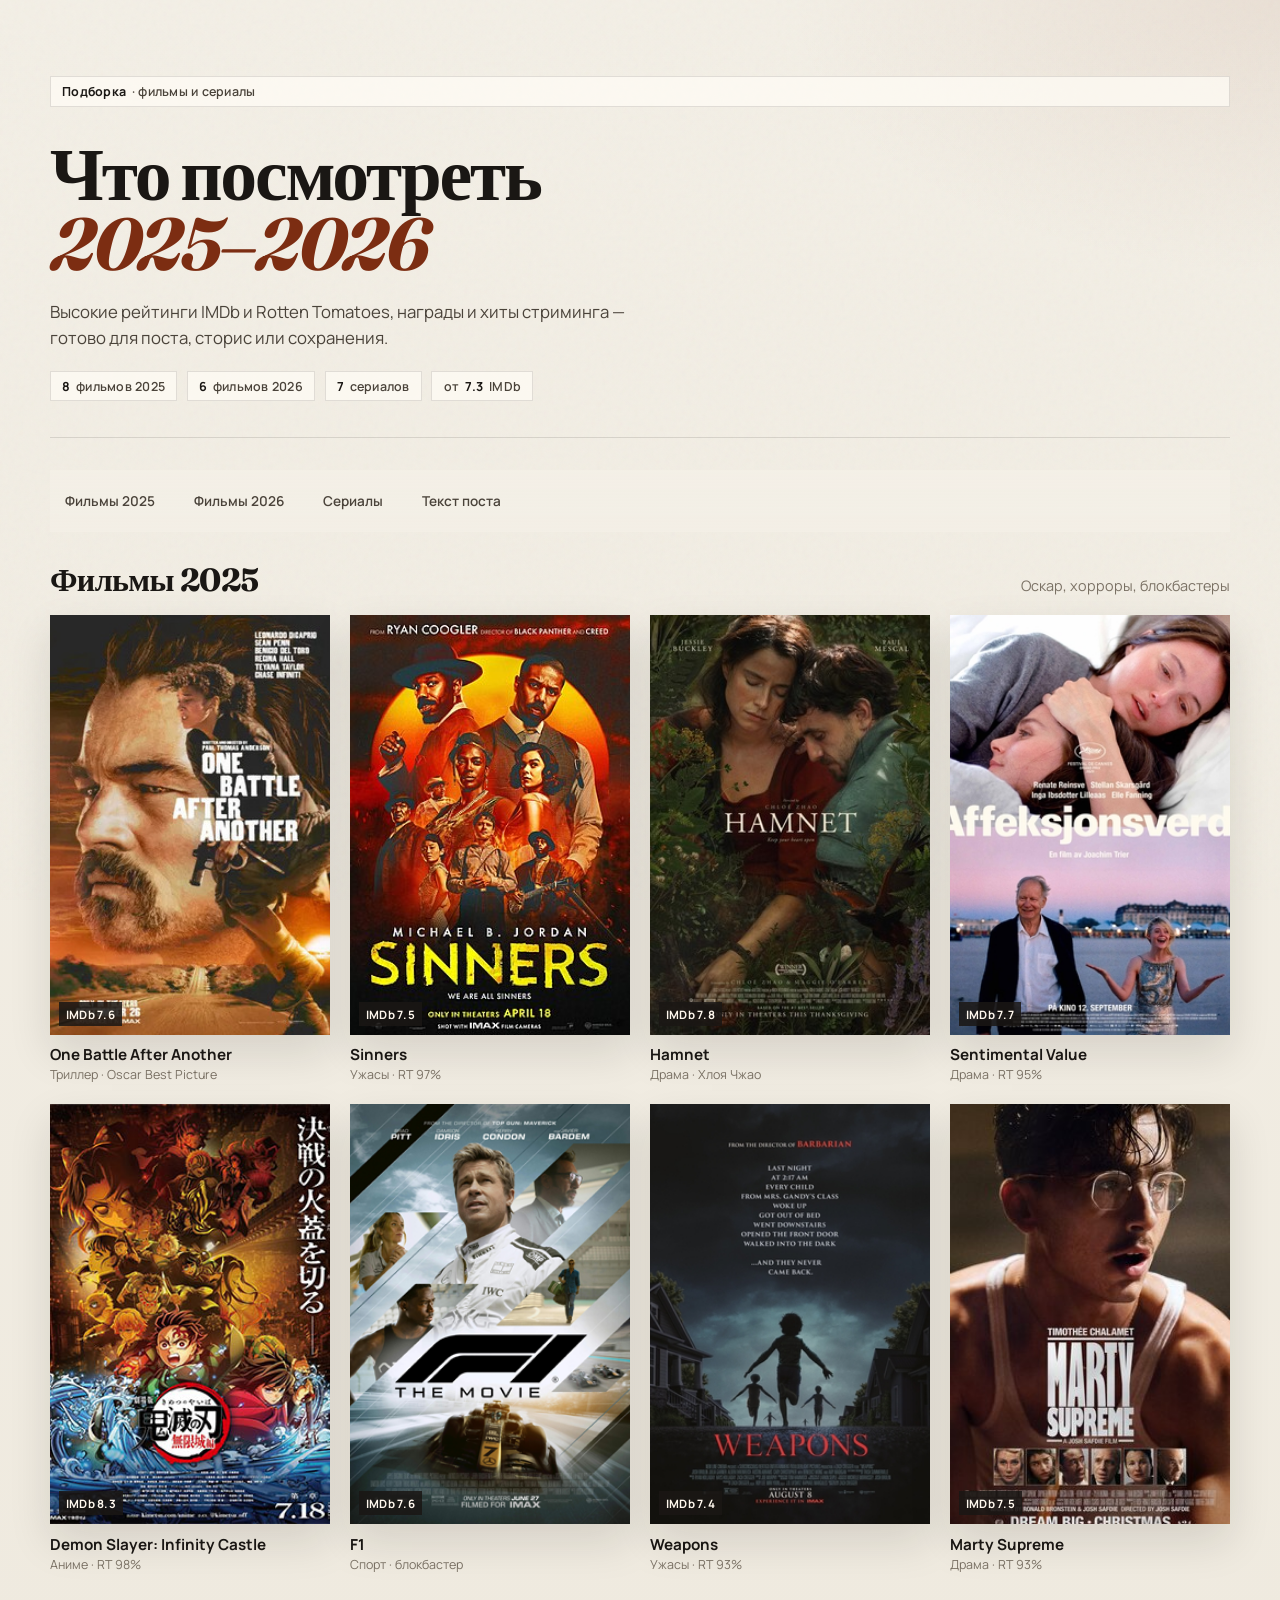
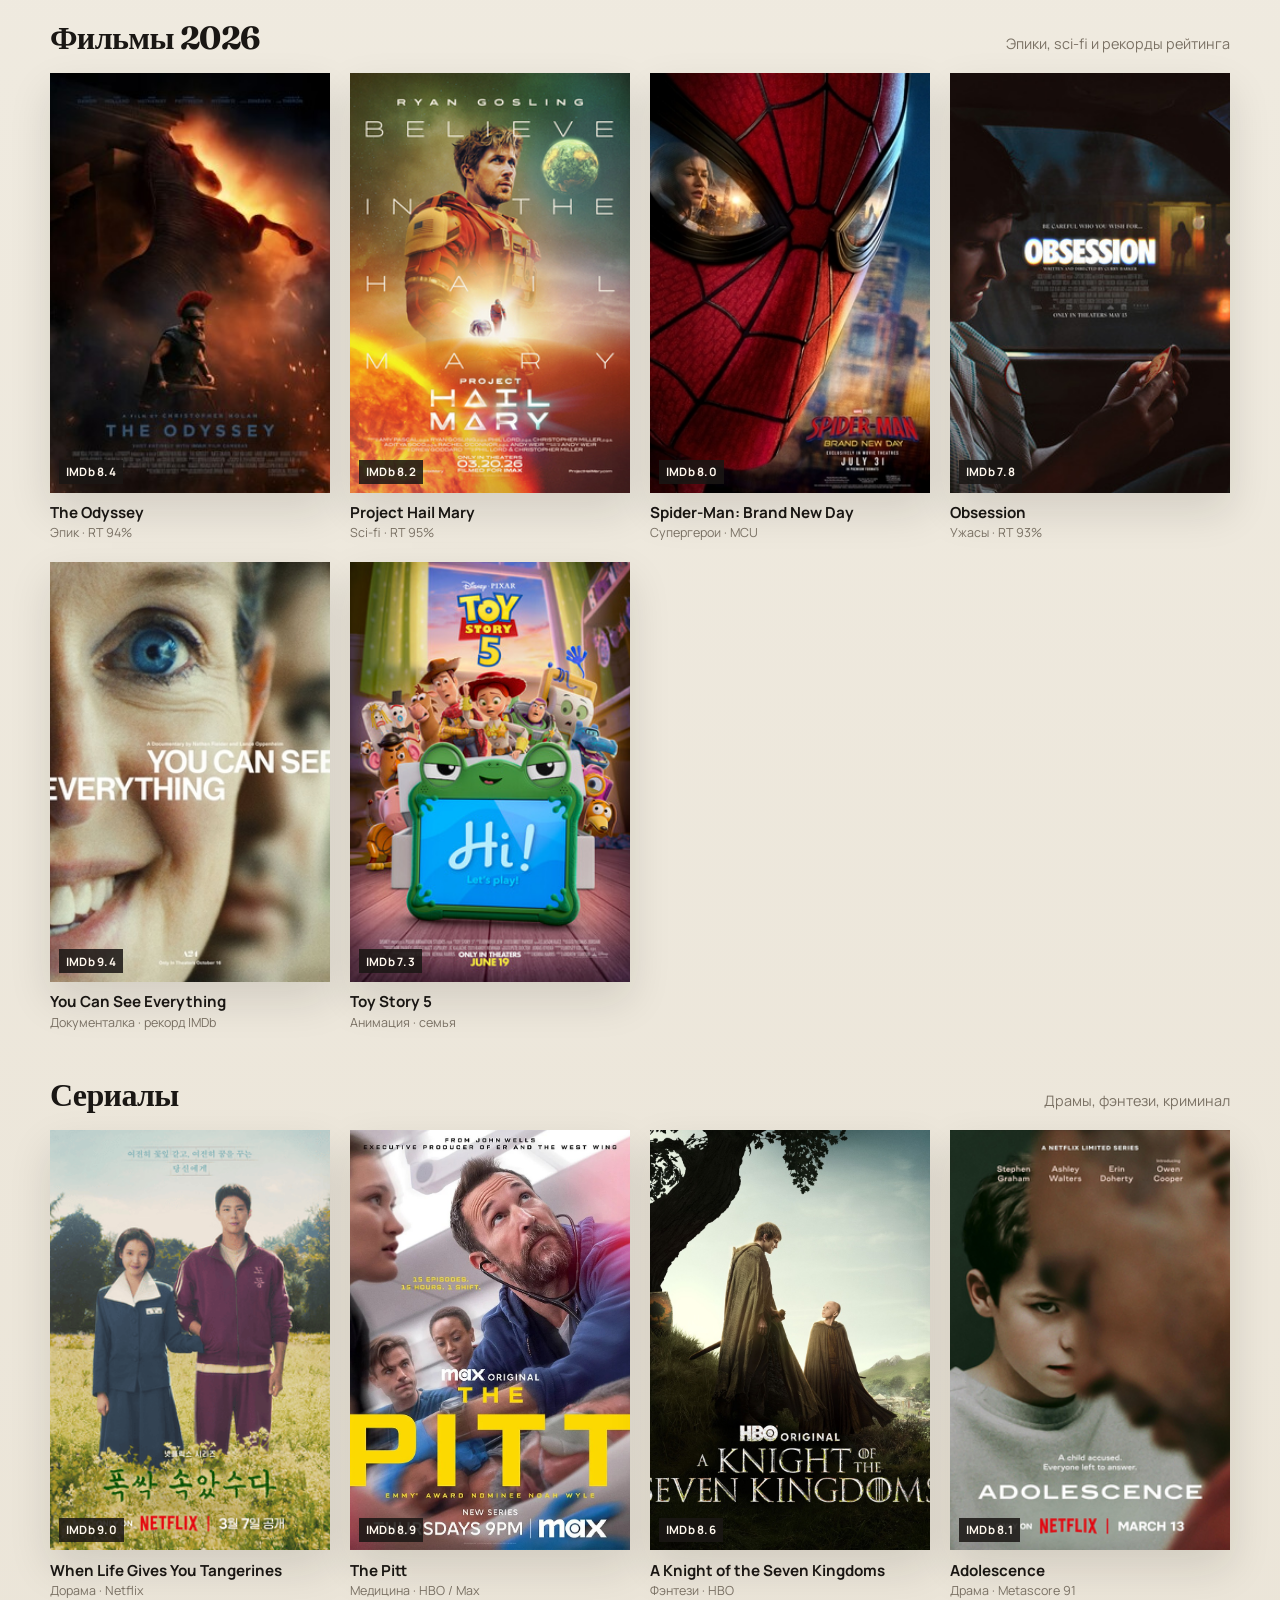
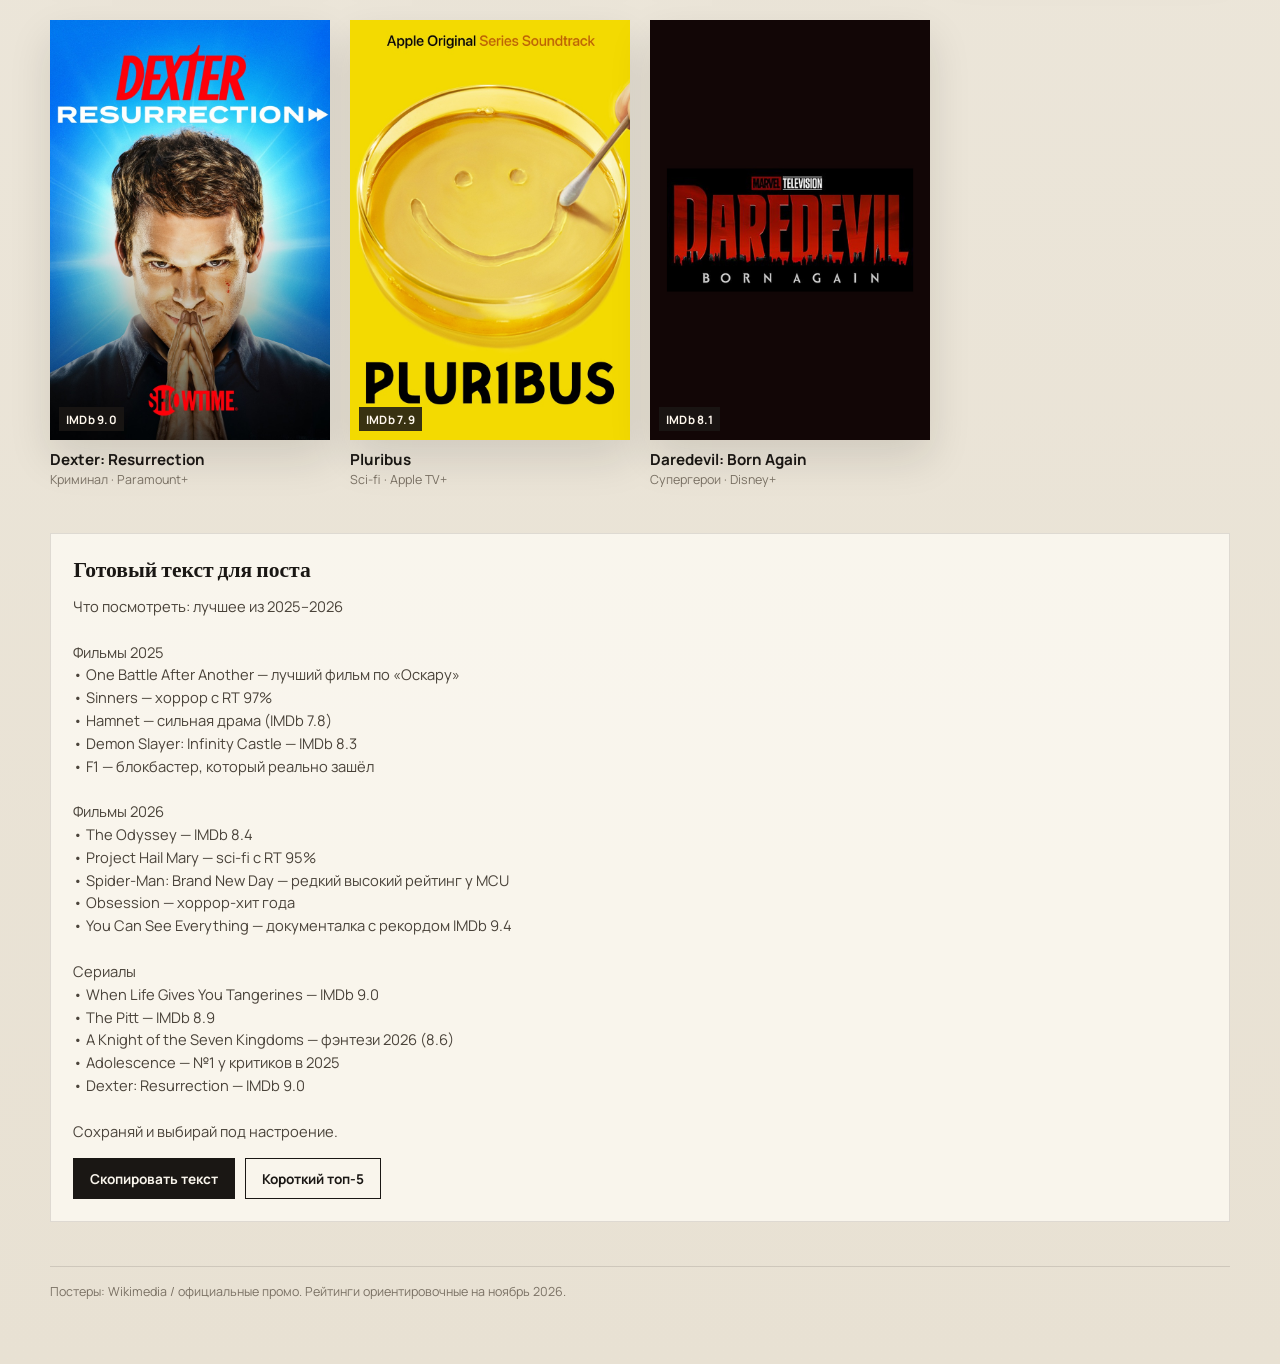
<file: index.html>
<!DOCTYPE html>
<html lang="ru">
<head>
  <meta charset="UTF-8" />
  <meta name="viewport" content="width=device-width, initial-scale=1" />
  <title>Что посмотреть · 2025–2026</title>
  <link rel="preconnect" href="https://fonts.googleapis.com" />
  <link rel="preconnect" href="https://fonts.gstatic.com" crossorigin />
  <link href="https://fonts.googleapis.com/css2?family=Fraunces:opsz,wght@9..144,500;9..144,700&family=Manrope:wght@400;500;600;700&display=swap" rel="stylesheet" />
  <style>
    :root {
      --bg: #f3efe6;
      --bg-deep: #e8e1d3;
      --ink: #1a1714;
      --ink-soft: #4a433a;
      --muted: #7a7164;
      --line: rgba(26, 23, 20, 0.12);
      --accent: #b45309;
      --accent-deep: #7c2d12;
      --panel: rgba(255, 252, 245, 0.72);
      --shadow: 0 18px 40px rgba(26, 23, 20, 0.12);
      --radius: 6px;
    }

    * { box-sizing: border-box; }
    html { scroll-behavior: smooth; }
    body {
      margin: 0;
      font-family: "Manrope", sans-serif;
      color: var(--ink);
      background:
        radial-gradient(1200px 600px at 10% -10%, rgba(180, 83, 9, 0.12), transparent 60%),
        radial-gradient(900px 500px at 100% 0%, rgba(124, 45, 18, 0.08), transparent 55%),
        linear-gradient(180deg, var(--bg) 0%, var(--bg-deep) 100%);
      min-height: 100vh;
    }

    body::before {
      content: "";
      position: fixed;
      inset: 0;
      pointer-events: none;
      opacity: 0.035;
      background-image: url("data:image/svg+xml,%3Csvg viewBox='0 0 200 200' xmlns='http://www.w3.org/2000/svg'%3E%3Cfilter id='n'%3E%3CfeTurbulence type='fractalNoise' baseFrequency='0.85' numOctaves='4' stitchTiles='stitch'/%3E%3C/filter%3E%3Crect width='100%25' height='100%25' filter='url(%23n)'/%3E%3C/svg%3E");
      z-index: 0;
    }

    .wrap {
      position: relative;
      z-index: 1;
      width: min(1180px, calc(100% - 2rem));
      margin: 0 auto;
      padding: 2.5rem 0 4rem;
    }

    header.hero {
      display: grid;
      gap: 1.25rem;
      padding: 1.5rem 0 2.25rem;
      border-bottom: 1px solid var(--line);
      margin-bottom: 2rem;
      animation: rise 0.7s ease both;
    }

    .brand {
      font-family: "Fraunces", serif;
      font-size: clamp(2.6rem, 7vw, 4.6rem);
      line-height: 0.95;
      letter-spacing: -0.03em;
      margin: 0;
      max-width: 14ch;
    }

    .brand em {
      font-style: italic;
      color: var(--accent-deep);
    }

    .lede {
      margin: 0;
      max-width: 36rem;
      font-size: 1.05rem;
      line-height: 1.55;
      color: var(--ink-soft);
    }

    .meta-row {
      display: flex;
      flex-wrap: wrap;
      gap: 0.6rem;
      align-items: center;
    }

    .chip {
      display: inline-flex;
      align-items: center;
      gap: 0.35rem;
      padding: 0.35rem 0.7rem;
      border: 1px solid var(--line);
      background: var(--panel);
      font-size: 0.78rem;
      font-weight: 600;
      letter-spacing: 0.02em;
      color: var(--ink-soft);
    }

    .chip strong { color: var(--ink); }

    nav.tabs {
      display: flex;
      flex-wrap: wrap;
      gap: 0.5rem;
      margin: 0 0 1.75rem;
      position: sticky;
      top: 0;
      z-index: 5;
      padding: 0.75rem 0;
      background: linear-gradient(180deg, rgba(243, 239, 230, 0.96), rgba(243, 239, 230, 0.88));
      backdrop-filter: blur(8px);
    }

    .tabs a {
      text-decoration: none;
      color: var(--ink-soft);
      font-size: 0.85rem;
      font-weight: 600;
      padding: 0.55rem 0.9rem;
      border: 1px solid transparent;
      transition: color 0.2s, border-color 0.2s, background 0.2s;
    }

    .tabs a:hover,
    .tabs a:focus-visible {
      color: var(--ink);
      border-color: var(--line);
      background: var(--panel);
    }

    section {
      margin-bottom: 2.75rem;
      animation: rise 0.8s ease both;
    }

    section:nth-of-type(2) { animation-delay: 0.08s; }
    section:nth-of-type(3) { animation-delay: 0.16s; }

    .section-head {
      display: flex;
      align-items: baseline;
      justify-content: space-between;
      gap: 1rem;
      margin-bottom: 1rem;
    }

    .section-head h2 {
      margin: 0;
      font-family: "Fraunces", serif;
      font-size: clamp(1.5rem, 3vw, 2rem);
      letter-spacing: -0.02em;
    }

    .section-head p {
      margin: 0;
      color: var(--muted);
      font-size: 0.9rem;
    }

    .grid {
      display: grid;
      grid-template-columns: repeat(auto-fill, minmax(150px, 1fr));
      gap: 1.1rem;
    }

    @media (min-width: 720px) {
      .grid { grid-template-columns: repeat(4, 1fr); gap: 1.25rem; }
    }

    @media (min-width: 980px) {
      .grid { grid-template-columns: repeat(4, 1fr); }
    }

    article.poster {
      display: flex;
      flex-direction: column;
      gap: 0.65rem;
      transition: transform 0.35s ease;
    }

    article.poster:hover { transform: translateY(-4px); }

    .frame {
      position: relative;
      aspect-ratio: 2 / 3;
      overflow: hidden;
      background: #d7d0c2;
      box-shadow: var(--shadow);
      isolation: isolate;
    }

    .frame img {
      width: 100%;
      height: 100%;
      object-fit: cover;
      display: block;
      transition: transform 0.5s ease;
    }

    article.poster:hover .frame img { transform: scale(1.04); }

    .rating {
      position: absolute;
      left: 0.55rem;
      bottom: 0.55rem;
      z-index: 2;
      background: rgba(26, 23, 20, 0.86);
      color: #fff8ee;
      font-size: 0.72rem;
      font-weight: 700;
      padding: 0.28rem 0.45rem;
      letter-spacing: 0.02em;
    }

    .info h3 {
      margin: 0;
      font-size: 0.95rem;
      line-height: 1.25;
      font-weight: 700;
    }

    .info .sub {
      margin: 0.2rem 0 0;
      font-size: 0.78rem;
      color: var(--muted);
      line-height: 1.35;
    }

    .copy-block {
      margin-top: 2.5rem;
      padding: 1.35rem 1.4rem;
      border: 1px solid var(--line);
      background: var(--panel);
      animation: rise 0.9s ease both;
      animation-delay: 0.2s;
    }

    .copy-block h2 {
      margin: 0 0 0.75rem;
      font-family: "Fraunces", serif;
      font-size: 1.35rem;
    }

    .copy-block pre {
      margin: 0;
      white-space: pre-wrap;
      font-family: "Manrope", sans-serif;
      font-size: 0.92rem;
      line-height: 1.55;
      color: var(--ink-soft);
    }

    .actions {
      display: flex;
      flex-wrap: wrap;
      gap: 0.6rem;
      margin-top: 1rem;
    }

    button {
      font: inherit;
      font-weight: 700;
      font-size: 0.85rem;
      border: 1px solid var(--ink);
      background: var(--ink);
      color: #f8f4eb;
      padding: 0.65rem 1rem;
      cursor: pointer;
      transition: background 0.2s, color 0.2s, transform 0.2s;
    }

    button.secondary {
      background: transparent;
      color: var(--ink);
    }

    button:hover { transform: translateY(-1px); }
    button.secondary:hover {
      background: var(--ink);
      color: #f8f4eb;
    }

    footer {
      margin-top: 2rem;
      padding-top: 1rem;
      border-top: 1px solid var(--line);
      color: var(--muted);
      font-size: 0.78rem;
    }

    @keyframes rise {
      from { opacity: 0; transform: translateY(12px); }
      to { opacity: 1; transform: translateY(0); }
    }

    @media (prefers-reduced-motion: reduce) {
      *, *::before, *::after {
        animation: none !important;
        transition: none !important;
      }
    }
  </style>
</head>
<body>
  <div class="wrap">
    <header class="hero">
      <p class="chip"><strong>Подборка</strong> · фильмы и сериалы</p>
      <h1 class="brand">Что посмотреть <em>2025–2026</em></h1>
      <p class="lede">Высокие рейтинги IMDb и Rotten Tomatoes, награды и хиты стриминга — готово для поста, сторис или сохранения.</p>
      <div class="meta-row">
        <span class="chip"><strong>8</strong> фильмов 2025</span>
        <span class="chip"><strong>6</strong> фильмов 2026</span>
        <span class="chip"><strong>7</strong> сериалов</span>
        <span class="chip">от <strong>7.3</strong> IMDb</span>
      </div>
    </header>

    <nav class="tabs" aria-label="Разделы">
      <a href="#y2025">Фильмы 2025</a>
      <a href="#y2026">Фильмы 2026</a>
      <a href="#series">Сериалы</a>
      <a href="#post">Текст поста</a>
    </nav>

    <section id="y2025">
      <div class="section-head">
        <h2>Фильмы 2025</h2>
        <p>Оскар, хорроры, блокбастеры</p>
      </div>
      <div class="grid" data-section="2025"></div>
    </section>

    <section id="y2026">
      <div class="section-head">
        <h2>Фильмы 2026</h2>
        <p>Эпики, sci-fi и рекорды рейтинга</p>
      </div>
      <div class="grid" data-section="2026"></div>
    </section>

    <section id="series">
      <div class="section-head">
        <h2>Сериалы</h2>
        <p>Драмы, фэнтези, криминал</p>
      </div>
      <div class="grid" data-section="series"></div>
    </section>

    <section id="post" class="copy-block">
      <h2>Готовый текст для поста</h2>
      <pre id="postText">Что посмотреть: лучшее из 2025–2026

Фильмы 2025
• One Battle After Another — лучший фильм по «Оскару»
• Sinners — хоррор с RT 97%
• Hamnet — сильная драма (IMDb 7.8)
• Demon Slayer: Infinity Castle — IMDb 8.3
• F1 — блокбастер, который реально зашёл

Фильмы 2026
• The Odyssey — IMDb 8.4
• Project Hail Mary — sci-fi с RT 95%
• Spider-Man: Brand New Day — редкий высокий рейтинг у MCU
• Obsession — хоррор-хит года
• You Can See Everything — документалка с рекордом IMDb 9.4

Сериалы
• When Life Gives You Tangerines — IMDb 9.0
• The Pitt — IMDb 8.9
• A Knight of the Seven Kingdoms — фэнтези 2026 (8.6)
• Adolescence — №1 у критиков в 2025
• Dexter: Resurrection — IMDb 9.0

Сохраняй и выбирай под настроение.</pre>
      <div class="actions">
        <button type="button" id="copyBtn">Скопировать текст</button>
        <button type="button" class="secondary" id="copyShortBtn">Короткий топ-5</button>
      </div>
    </section>

    <footer>
      Постеры: Wikimedia / официальные промо. Рейтинги ориентировочные на ноябрь 2026.
    </footer>
  </div>

  <script>
    const items = [
      { section: "2025", title: "One Battle After Another", imdb: "7.6", sub: "Триллер · Oscar Best Picture", file: "posters/obaa.jpg" },
      { section: "2025", title: "Sinners", imdb: "7.5", sub: "Ужасы · RT 97%", file: "posters/sinners.jpg" },
      { section: "2025", title: "Hamnet", imdb: "7.8", sub: "Драма · Хлоя Чжао", file: "posters/hamnet.jpeg" },
      { section: "2025", title: "Sentimental Value", imdb: "7.7", sub: "Драма · RT 95%", file: "posters/sentimental.jpeg" },
      { section: "2025", title: "Demon Slayer: Infinity Castle", imdb: "8.3", sub: "Аниме · RT 98%", file: "posters/demon.jpg" },
      { section: "2025", title: "F1", imdb: "7.6", sub: "Спорт · блокбастер", file: "posters/f1.png" },
      { section: "2025", title: "Weapons", imdb: "7.4", sub: "Ужасы · RT 93%", file: "posters/weapons.jpeg" },
      { section: "2025", title: "Marty Supreme", imdb: "7.5", sub: "Драма · RT 93%", file: "posters/marty.jpg" },
      { section: "2026", title: "The Odyssey", imdb: "8.4", sub: "Эпик · RT 94%", file: "posters/odyssey.jpg" },
      { section: "2026", title: "Project Hail Mary", imdb: "8.2", sub: "Sci-fi · RT 95%", file: "posters/hailmary.jpg" },
      { section: "2026", title: "Spider-Man: Brand New Day", imdb: "8.0", sub: "Супергерои · MCU", file: "posters/spiderman.jpg" },
      { section: "2026", title: "Obsession", imdb: "7.8", sub: "Ужасы · RT 93%", file: "posters/obsession.jpeg" },
      { section: "2026", title: "You Can See Everything", imdb: "9.4", sub: "Документалка · рекорд IMDb", file: "posters/ycse.jpeg" },
      { section: "2026", title: "Toy Story 5", imdb: "7.3", sub: "Анимация · семья", file: "posters/toy.jpg" },
      { section: "series", title: "When Life Gives You Tangerines", imdb: "9.0", sub: "Дорама · Netflix", file: "posters/tangerines.png" },
      { section: "series", title: "The Pitt", imdb: "8.9", sub: "Медицина · HBO / Max", file: "posters/pitt.jpg" },
      { section: "series", title: "A Knight of the Seven Kingdoms", imdb: "8.6", sub: "Фэнтези · HBO", file: "posters/knight.jpg" },
      { section: "series", title: "Adolescence", imdb: "8.1", sub: "Драма · Metascore 91", file: "posters/adolescence.jpg" },
      { section: "series", title: "Dexter: Resurrection", imdb: "9.0", sub: "Криминал · Paramount+", file: "posters/dexter.jpg" },
      { section: "series", title: "Pluribus", imdb: "7.9", sub: "Sci-fi · Apple TV+", file: "posters/pluribus.jpg" },
      { section: "series", title: "Daredevil: Born Again", imdb: "8.1", sub: "Супергерои · Disney+", file: "posters/daredevil.jpg" },
    ];

    const shortText = `Топ-5 must watch 2025–2026
1. One Battle After Another
2. The Odyssey
3. When Life Gives You Tangerines
4. The Pitt
5. Project Hail Mary`;

    function card(item) {
      return `
        <article class="poster">
          <div class="frame">
            <img src="${item.file}" alt="Постер: ${item.title}" loading="lazy" width="300" height="450" />
            <span class="rating">IMDb ${item.imdb}</span>
          </div>
          <div class="info">
            <h3>${item.title}</h3>
            <p class="sub">${item.sub}</p>
          </div>
        </article>`;
    }

    document.querySelectorAll("[data-section]").forEach((grid) => {
      const key = grid.getAttribute("data-section");
      grid.innerHTML = items.filter((i) => i.section === key).map(card).join("");
    });

    async function copy(text, btn, label) {
      try {
        await navigator.clipboard.writeText(text);
        const prev = btn.textContent;
        btn.textContent = "Скопировано";
        setTimeout(() => { btn.textContent = label || prev; }, 1400);
      } catch {
        btn.textContent = "Не удалось скопировать";
      }
    }

    document.getElementById("copyBtn").addEventListener("click", (e) => {
      copy(document.getElementById("postText").textContent, e.currentTarget, "Скопировать текст");
    });
    document.getElementById("copyShortBtn").addEventListener("click", (e) => {
      copy(shortText, e.currentTarget, "Короткий топ-5");
    });
  </script>
</body>
</html>
</file>
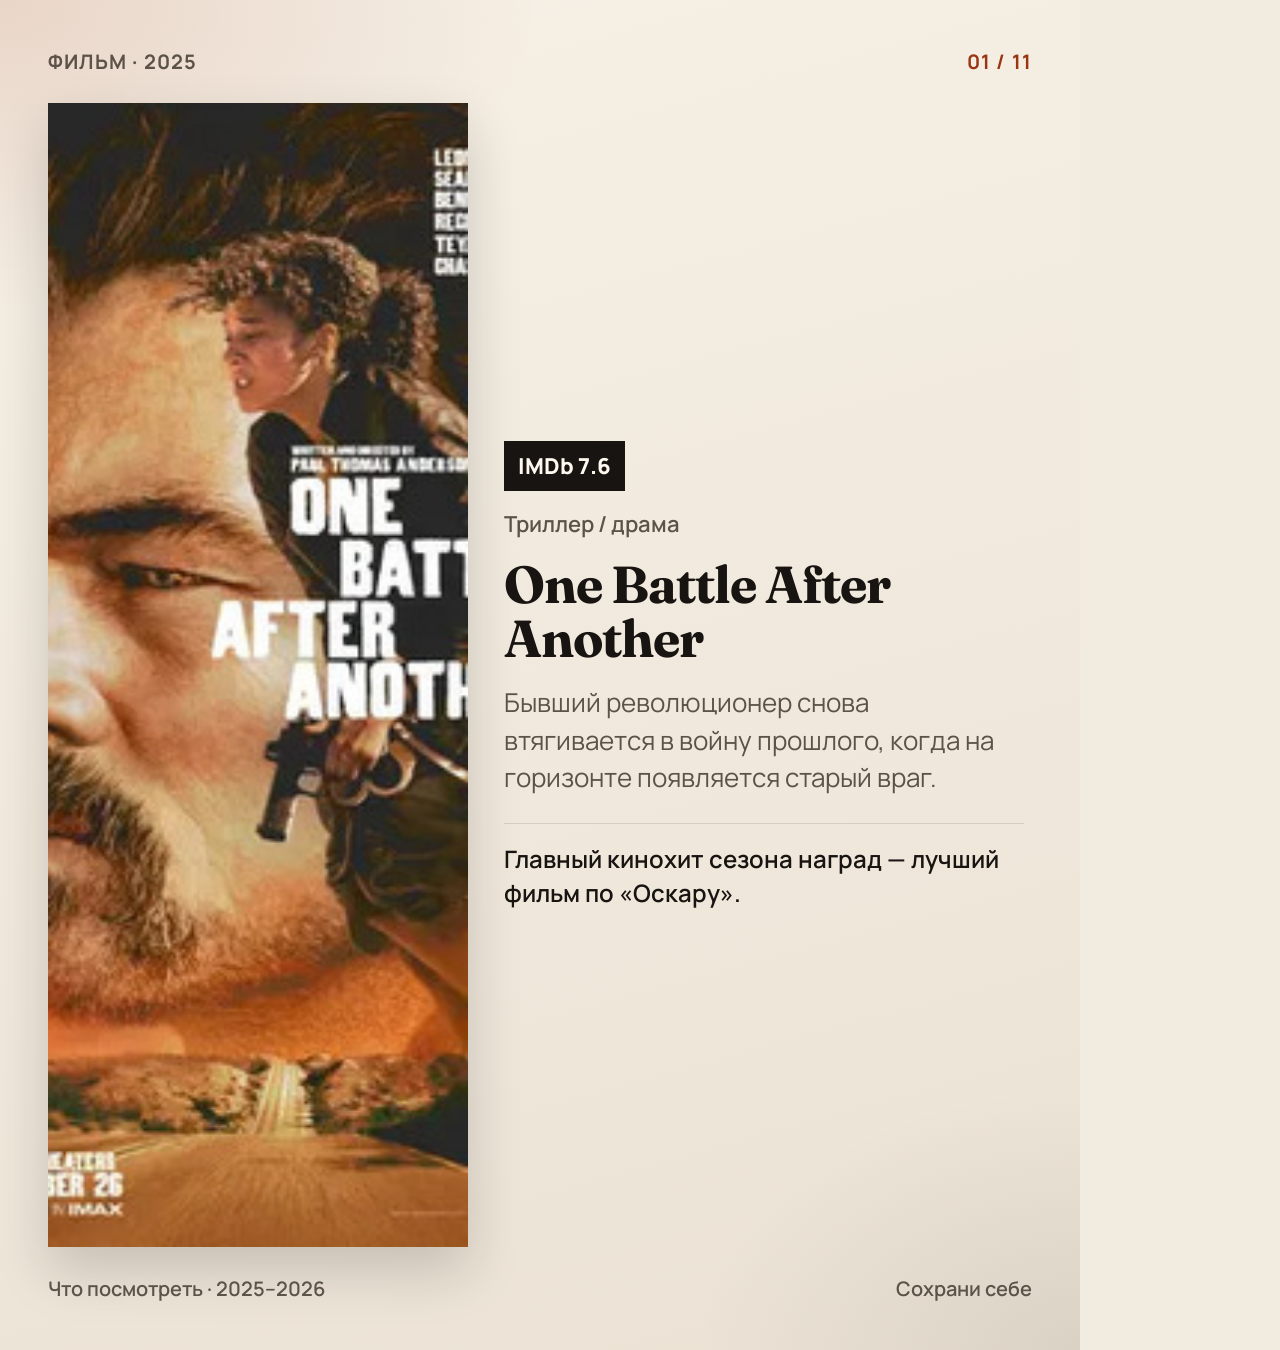
<file: post/card.html>
<!DOCTYPE html>
<html lang="ru">
<head>
  <meta charset="UTF-8" />
  <link rel="preconnect" href="https://fonts.googleapis.com" />
  <link rel="preconnect" href="https://fonts.gstatic.com" crossorigin />
  <link href="https://fonts.googleapis.com/css2?family=Fraunces:opsz,wght@9..144,600;9..144,700&family=Manrope:wght@500;600;700;800&display=swap" rel="stylesheet" />
  <link rel="stylesheet" href="styles.css" />
</head>
<body>
  <div class="card" id="card">
    <div class="top">
      <span id="section">Фильм</span>
      <span class="badge" id="index">01 / 11</span>
    </div>
    <div class="main">
      <div class="poster-wrap">
        <img id="poster" src="" alt="" />
      </div>
      <div class="copy">
        <div class="rating" id="rating">IMDb 8.0</div>
        <div class="genre" id="genre">Жанр</div>
        <h2 class="title" id="title">Название</h2>
        <p class="desc" id="desc">Описание</p>
        <p class="why" id="why">Почему смотреть</p>
      </div>
    </div>
    <div class="bottom">
      <span>Что посмотреть · 2025–2026</span>
      <span>Сохрани себе</span>
    </div>
  </div>
  <script src="data.js"></script>
  <script>
    const params = new URLSearchParams(location.search);
    const i = Math.max(0, parseInt(params.get("i") || "0", 10));
    const item = window.POST_ITEMS[i];
    if (item) {
      document.getElementById("section").textContent = item.section;
      document.getElementById("index").textContent = String(i + 1).padStart(2, "0") + " / " + String(window.POST_ITEMS.length).padStart(2, "0");
      document.getElementById("poster").src = item.poster;
      document.getElementById("poster").alt = item.title;
      document.getElementById("rating").textContent = "IMDb " + item.imdb;
      document.getElementById("genre").textContent = item.genre;
      document.getElementById("title").textContent = item.title;
      document.getElementById("desc").textContent = item.desc;
      document.getElementById("why").textContent = item.why;
      document.title = item.title;
    }
  </script>
</body>
</html>
</file>
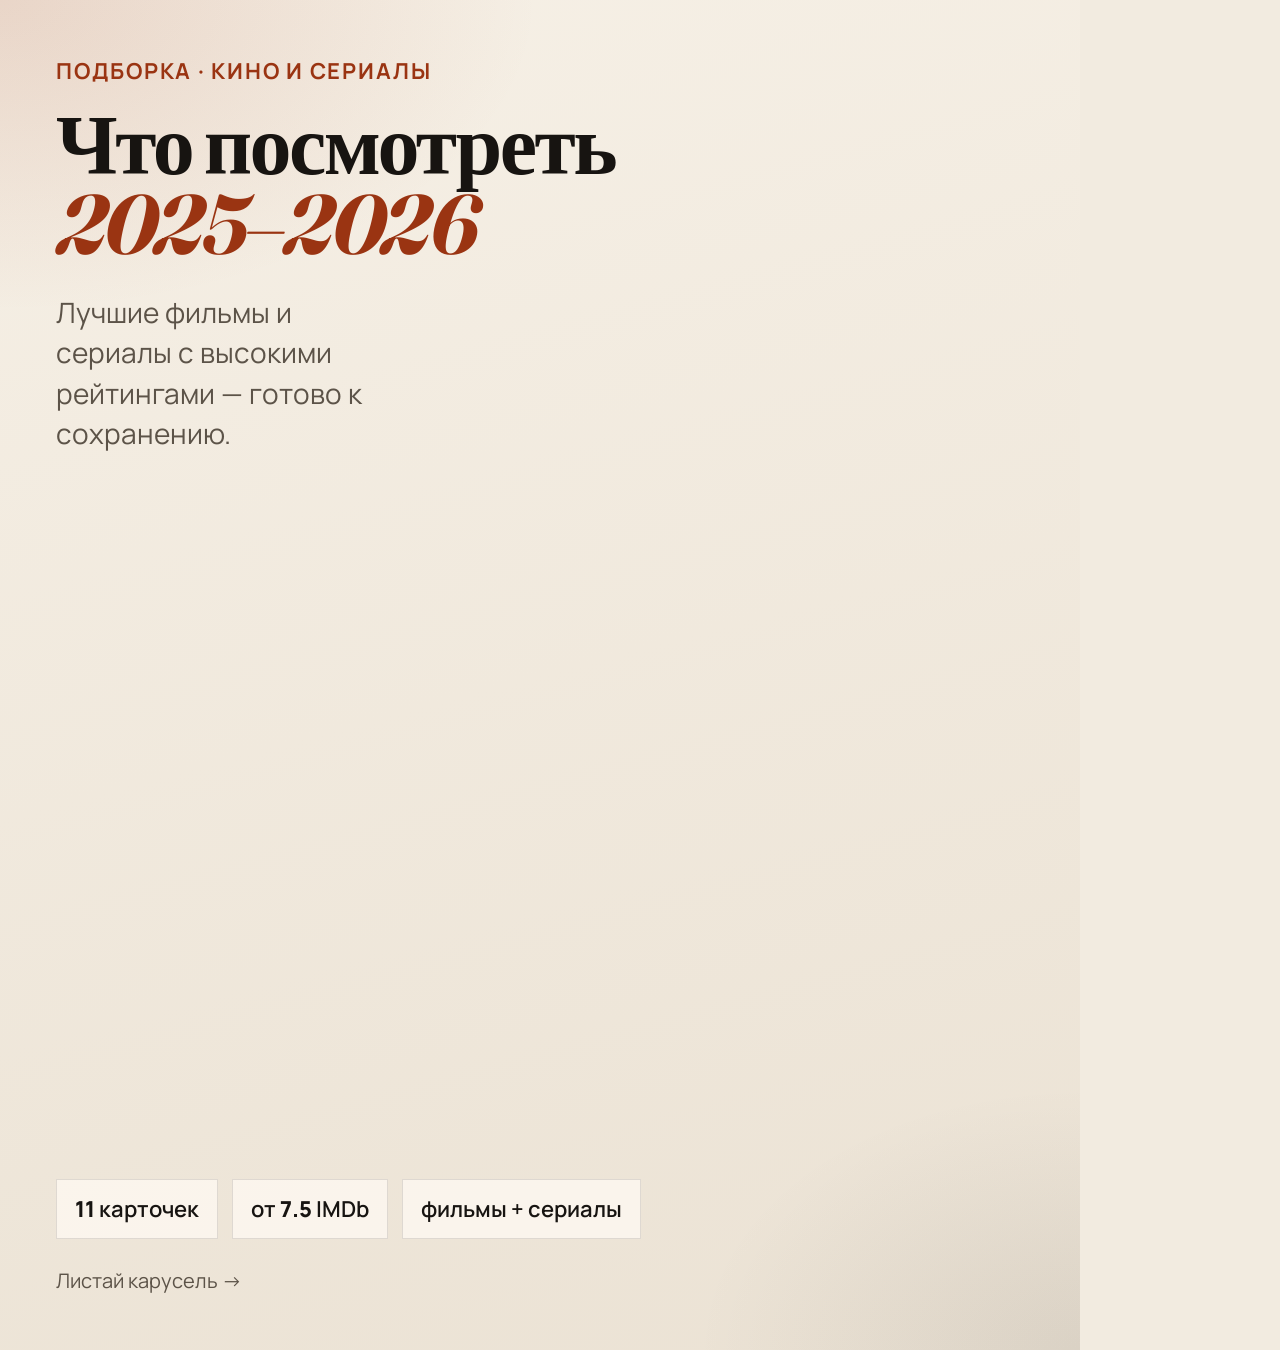
<file: post/cover.html>
<!DOCTYPE html>
<html lang="ru">
<head>
  <meta charset="UTF-8" />
  <link rel="preconnect" href="https://fonts.googleapis.com" />
  <link rel="preconnect" href="https://fonts.gstatic.com" crossorigin />
  <link href="https://fonts.googleapis.com/css2?family=Fraunces:opsz,wght@9..144,600;9..144,700&family=Manrope:wght@500;600;700;800&display=swap" rel="stylesheet" />
  <link rel="stylesheet" href="styles.css" />
</head>
<body>
  <div class="slide">
    <div class="eyebrow">Подборка · кино и сериалы</div>
    <h1>Что посмотреть <em>2025–2026</em></h1>
    <p class="lede">Лучшие фильмы и сериалы с высокими рейтингами — готово к сохранению.</p>
    <div class="stats">
      <div class="stat"><strong>11</strong> карточек</div>
      <div class="stat">от <strong>7.5</strong> IMDb</div>
      <div class="stat">фильмы + сериалы</div>
    </div>
    <p class="footer-note">Листай карусель →</p>
  </div>
</body>
</html>
</file>
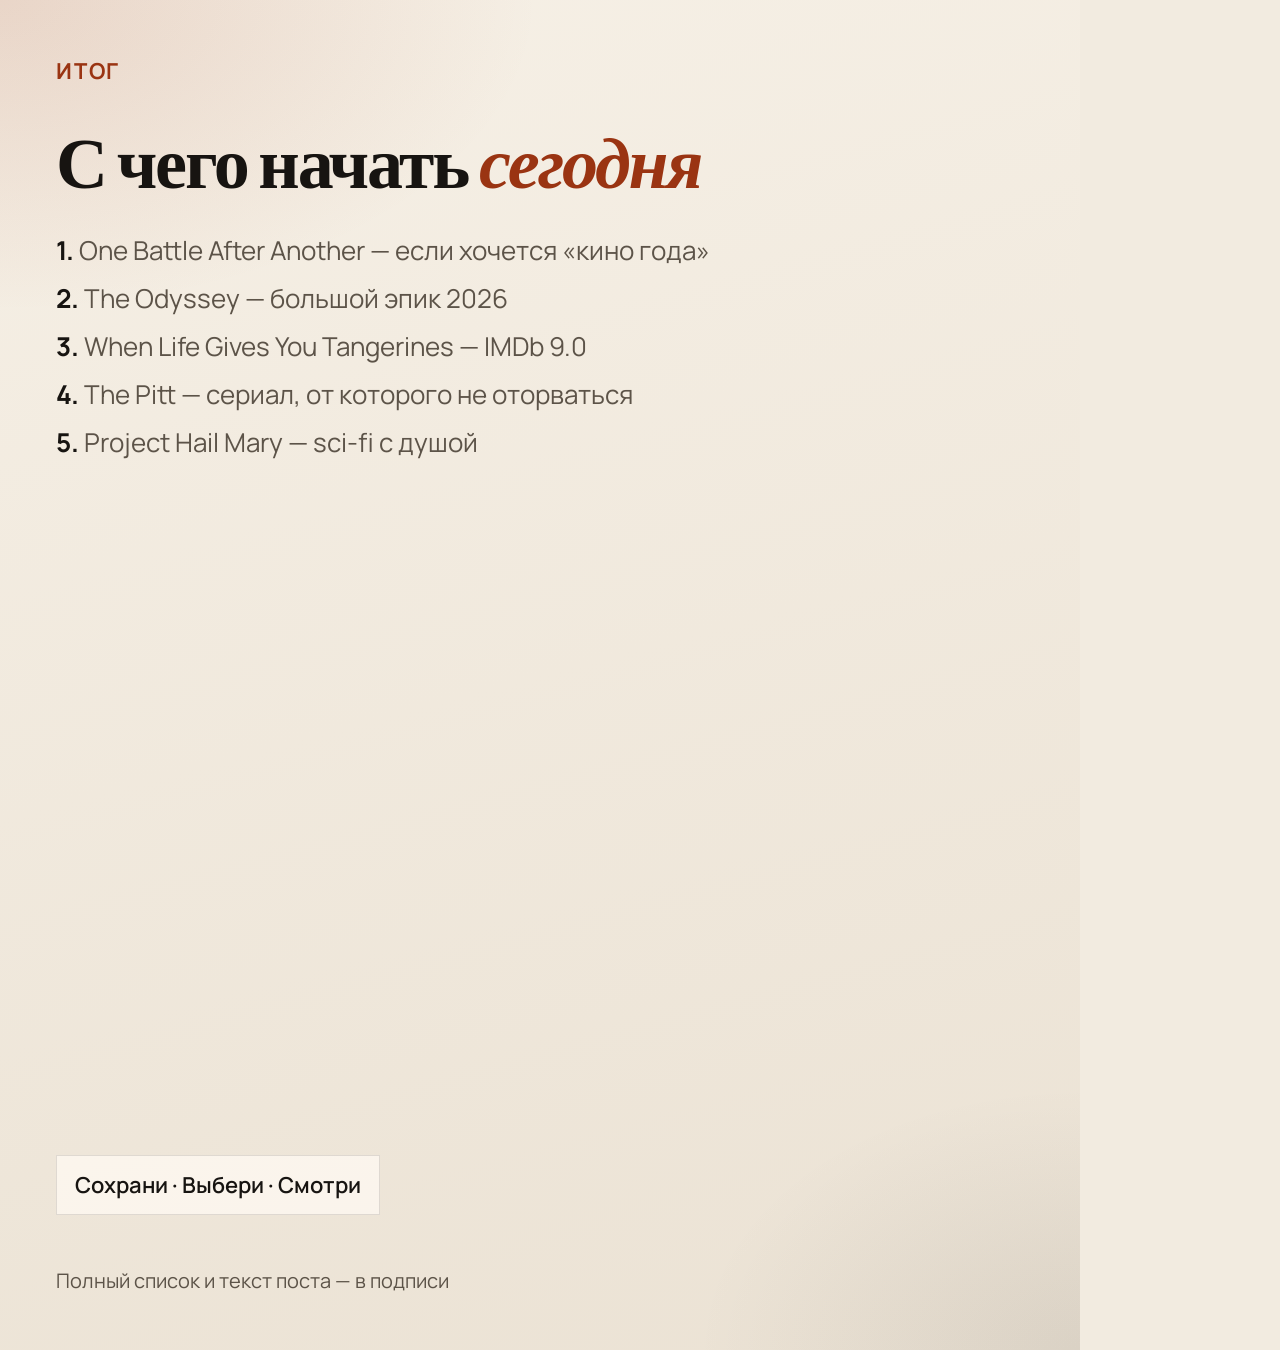
<file: post/end.html>
<!DOCTYPE html>
<html lang="ru">
<head>
  <meta charset="UTF-8" />
  <link rel="preconnect" href="https://fonts.googleapis.com" />
  <link rel="preconnect" href="https://fonts.gstatic.com" crossorigin />
  <link href="https://fonts.googleapis.com/css2?family=Fraunces:opsz,wght@9..144,600;9..144,700&family=Manrope:wght@500;600;700;800&display=swap" rel="stylesheet" />
  <link rel="stylesheet" href="styles.css" />
</head>
<body>
  <div class="slide end">
    <div class="eyebrow">Итог</div>
    <h1>С чего начать <em>сегодня</em></h1>
    <div class="list">
      <div><strong>1.</strong> One Battle After Another — если хочется «кино года»</div>
      <div><strong>2.</strong> The Odyssey — большой эпик 2026</div>
      <div><strong>3.</strong> When Life Gives You Tangerines — IMDb 9.0</div>
      <div><strong>4.</strong> The Pitt — сериал, от которого не оторваться</div>
      <div><strong>5.</strong> Project Hail Mary — sci-fi с душой</div>
    </div>
    <div class="stats" style="margin-top:auto">
      <div class="stat">Сохрани · Выбери · Смотри</div>
    </div>
    <p class="footer-note">Полный список и текст поста — в подписи</p>
  </div>
</body>
</html>
</file>
<file: post/styles.css>
:root {
  --bg: #f2ebe0;
  --ink: #171411;
  --muted: #5c5348;
  --accent: #9a3412;
  --line: rgba(23, 20, 17, 0.12);
  --panel: #fffaf3;
}

* { box-sizing: border-box; margin: 0; padding: 0; }

html, body {
  width: 1080px;
  height: 1350px;
  overflow: hidden;
  font-family: "Manrope", sans-serif;
  color: var(--ink);
  background: var(--bg);
}

body {
  background:
    radial-gradient(900px 520px at 0% 0%, rgba(154, 52, 18, 0.14), transparent 60%),
    radial-gradient(700px 480px at 100% 100%, rgba(23, 20, 17, 0.08), transparent 55%),
    linear-gradient(165deg, #f6f0e6 0%, #ebe2d4 100%);
}

.slide {
  width: 1080px;
  height: 1350px;
  padding: 56px;
  display: flex;
  flex-direction: column;
  position: relative;
}

.eyebrow {
  font-size: 22px;
  font-weight: 700;
  letter-spacing: 0.08em;
  text-transform: uppercase;
  color: var(--accent);
  margin-bottom: 18px;
}

h1 {
  font-family: "Fraunces", serif;
  font-size: 84px;
  line-height: 0.95;
  letter-spacing: -0.03em;
  max-width: 12ch;
}

h1 em {
  font-style: italic;
  color: var(--accent);
}

.lede {
  margin-top: 28px;
  font-size: 28px;
  line-height: 1.45;
  color: var(--muted);
  max-width: 18ch;
}

.stats {
  margin-top: auto;
  display: flex;
  gap: 14px;
  flex-wrap: wrap;
}

.stat {
  border: 1px solid var(--line);
  background: rgba(255, 250, 243, 0.75);
  padding: 14px 18px;
  font-size: 22px;
  font-weight: 600;
}

.stat strong { font-weight: 800; }

.footer-note {
  margin-top: 28px;
  font-size: 20px;
  color: var(--muted);
}

/* Card layout: poster left/top + text */
.card {
  width: 1080px;
  height: 1350px;
  padding: 48px;
  display: grid;
  grid-template-rows: auto 1fr auto;
  gap: 28px;
}

.top {
  display: flex;
  justify-content: space-between;
  align-items: center;
  font-size: 20px;
  font-weight: 700;
  letter-spacing: 0.06em;
  text-transform: uppercase;
  color: var(--muted);
}

.badge {
  color: var(--accent);
}

.main {
  display: grid;
  grid-template-columns: 420px 1fr;
  gap: 36px;
  align-items: stretch;
  min-height: 0;
}

.poster-wrap {
  background: #d9d0c1;
  box-shadow: 0 24px 50px rgba(23, 20, 17, 0.18);
  overflow: hidden;
  height: 100%;
}

.poster-wrap img {
  width: 100%;
  height: 100%;
  object-fit: cover;
  display: block;
}

.copy {
  display: flex;
  flex-direction: column;
  justify-content: center;
  gap: 18px;
  padding-right: 8px;
}

.rating {
  display: inline-flex;
  align-self: flex-start;
  background: var(--ink);
  color: #fff8ee;
  font-size: 22px;
  font-weight: 800;
  padding: 10px 14px;
}

.genre {
  font-size: 22px;
  font-weight: 600;
  color: var(--muted);
}

.title {
  font-family: "Fraunces", serif;
  font-size: 52px;
  line-height: 1.05;
  letter-spacing: -0.02em;
}

.desc {
  font-size: 26px;
  line-height: 1.45;
  color: var(--muted);
}

.why {
  margin-top: 8px;
  padding-top: 18px;
  border-top: 1px solid var(--line);
  font-size: 24px;
  line-height: 1.4;
  color: var(--ink);
  font-weight: 600;
}

.bottom {
  display: flex;
  justify-content: space-between;
  align-items: center;
  font-size: 20px;
  color: var(--muted);
  font-weight: 600;
}

.end {
  justify-content: center;
  align-items: flex-start;
  gap: 24px;
}

.end h1 { max-width: 14ch; font-size: 72px; }

.end .list {
  margin-top: 12px;
  display: grid;
  gap: 12px;
  font-size: 26px;
  color: var(--muted);
}

.end .list strong { color: var(--ink); }
</file>
